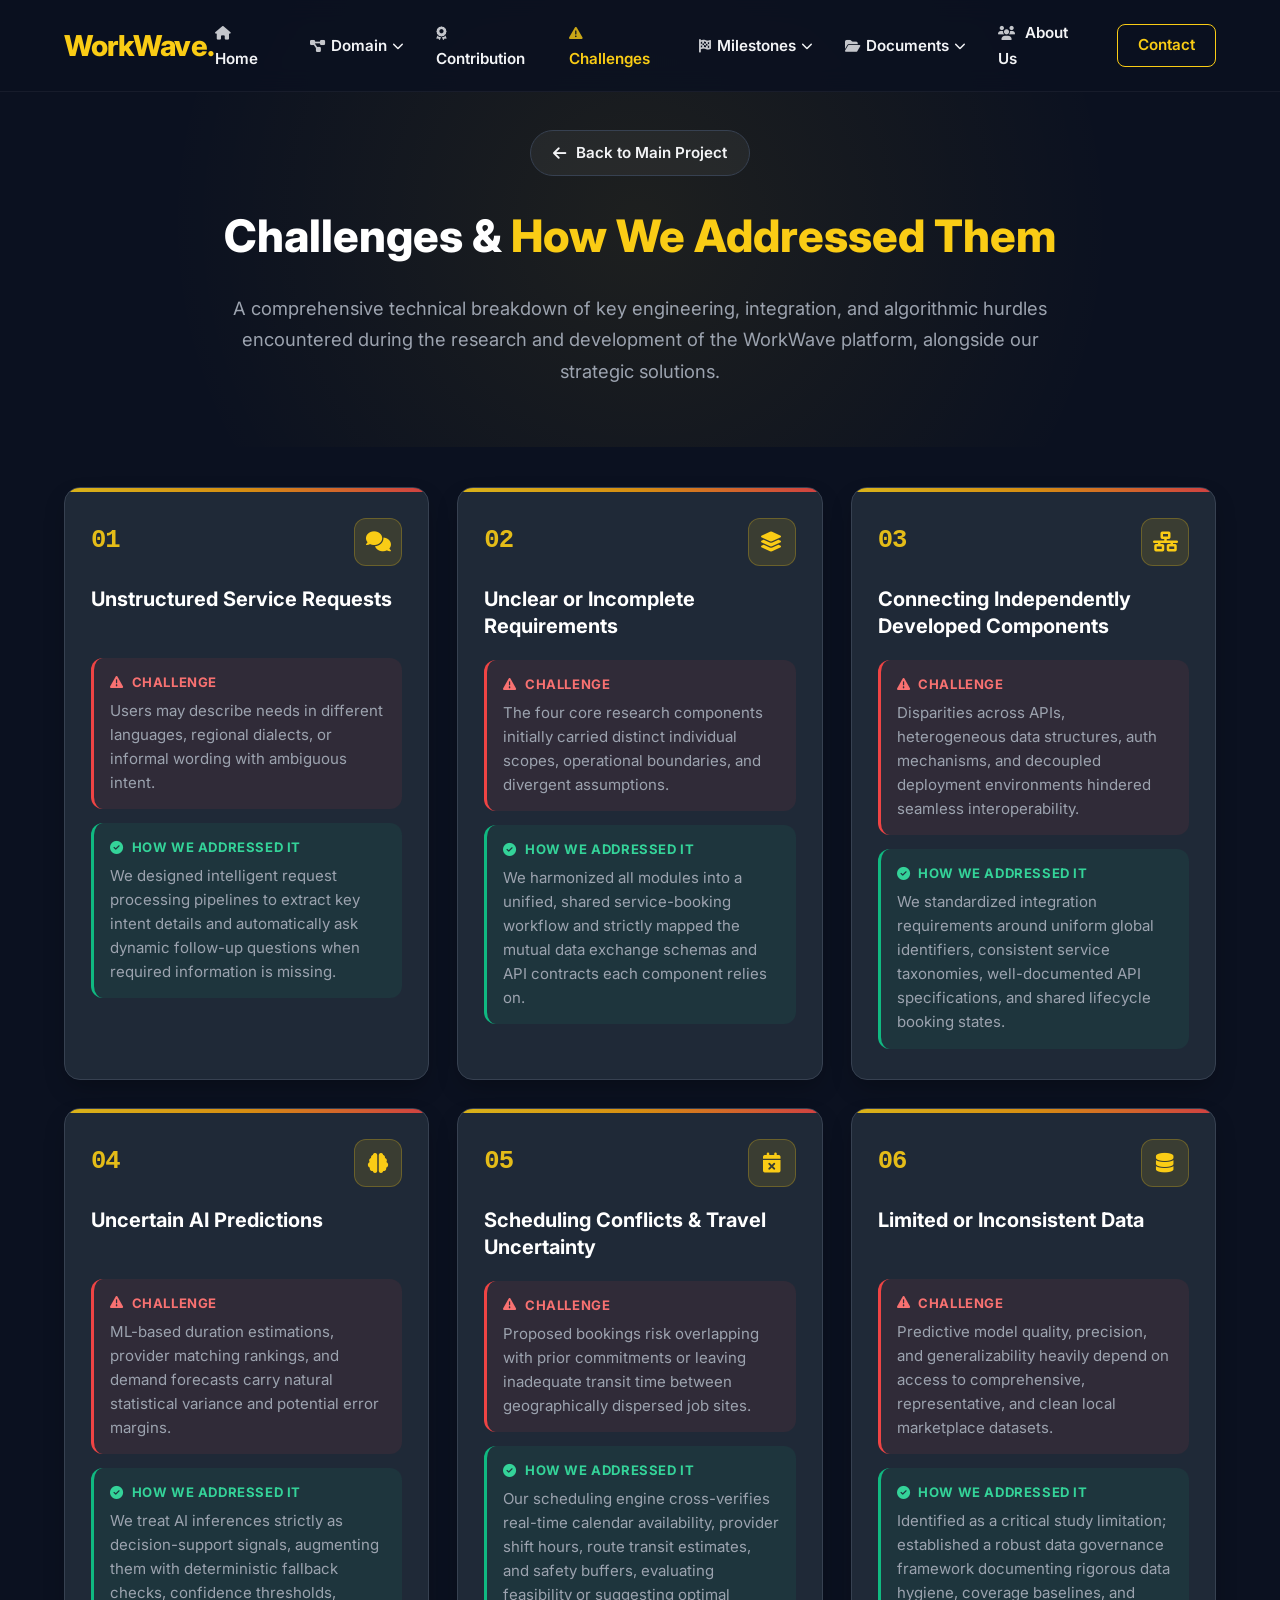
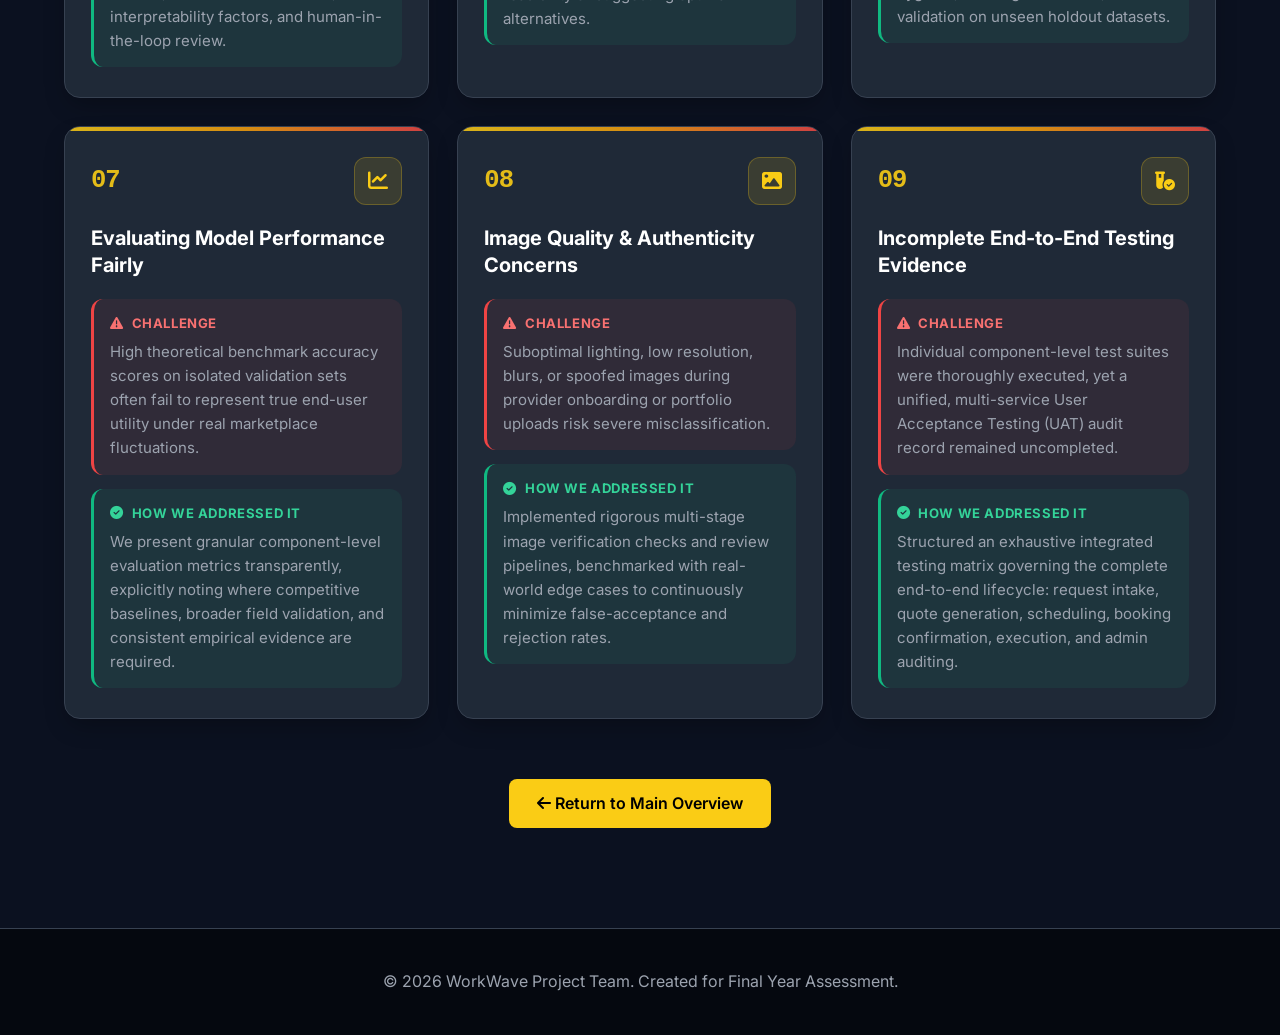
<file: challenges.html>
<!DOCTYPE html>
<html lang="en">

<head>
    <meta charset="UTF-8">
    <meta name="viewport" content="width=device-width, initial-scale=1.0">
    <title>Challenges & Solutions | WorkWave Research</title>
    <meta name="description" content="Technical, architectural, and algorithmic challenges addressed in the WorkWave project.">
    <!-- Google Fonts -->
    <link href="https://fonts.googleapis.com/css2?family=Inter:wght@300;400;600;800&display=swap" rel="stylesheet">
    <!-- Font Awesome Icons -->
    <link rel="stylesheet" href="https://cdnjs.cloudflare.com/ajax/libs/font-awesome/6.5.1/css/all.min.css">
    <link rel="stylesheet" href="css/style.css">
    <style>
        .page-header {
            padding: 130px 0 60px;
            text-align: center;
            background: radial-gradient(circle at center, rgba(250, 204, 21, 0.08) 0%, transparent 70%);
        }

        .back-nav-btn {
            display: inline-flex;
            align-items: center;
            gap: 10px;
            padding: 10px 22px;
            border-radius: 30px;
            background: rgba(255, 255, 255, 0.05);
            border: 1px solid var(--border-color);
            color: var(--text-color);
            font-size: 0.95rem;
            font-weight: 600;
            margin-bottom: 25px;
            transition: all 0.3s ease;
        }

        .back-nav-btn:hover {
            background: var(--primary-color);
            color: #0b1120;
            border-color: var(--primary-color);
            transform: translateX(-4px);
        }
    </style>
</head>

<body>
    <!-- Top Navigation Bar -->
    <header class="navbar">
        <a href="index.html" class="logo">WorkWave.</a>
        <nav>
            <ul class="nav-links">
                <li><a href="index.html#home"><i class="fa-solid fa-house nav-icon"></i> Home</a></li>
                
                <!-- Domain Dropdown -->
                <li class="nav-dropdown">
                    <a href="index.html#domain" class="dropdown-trigger">
                        <i class="fa-solid fa-diagram-project nav-icon"></i> Domain <i class="fa-solid fa-chevron-down caret-icon"></i>
                    </a>
                    <ul class="dropdown-menu">
                        <li><a href="index.html#domain"><i class="fa-solid fa-book-open"></i> Literature Survey</a></li>
                        <li><a href="index.html#domain"><i class="fa-solid fa-magnifying-glass-chart"></i> Research Gap</a></li>
                        <li><a href="index.html#domain"><i class="fa-solid fa-bullseye"></i> Research Problem</a></li>
                        <li><a href="index.html#domain"><i class="fa-solid fa-rocket"></i> Objectives</a></li>
                        <li><a href="index.html#domain"><i class="fa-solid fa-gears"></i> Methodology</a></li>
                        <li><a href="index.html#domain"><i class="fa-solid fa-lightbulb"></i> Contribution & Future Work</a></li>
                        <li class="dropdown-divider"></li>
                        <li><a href="index.html#technologies"><i class="fa-solid fa-microchip"></i> Technologies Used</a></li>
                        <li><a href="index.html#architecture"><i class="fa-solid fa-network-wired"></i> System Architecture</a></li>
                        <li><a href="index.html#procedure"><i class="fa-solid fa-timeline"></i> Study Procedure (8 Phases)</a></li>
                    </ul>
                </li>

                <!-- Contribution Direct Link -->
                <li><a href="index.html#research-contribution"><i class="fa-solid fa-award nav-icon"></i> Contribution</a></li>

                <!-- Challenges Active Link -->
                <li><a href="challenges.html" style="color: var(--primary-color);"><i class="fa-solid fa-triangle-exclamation nav-icon"></i> Challenges</a></li>

                <!-- Milestones Dropdown -->
                <li class="nav-dropdown">
                    <a href="index.html#milestones" class="dropdown-trigger">
                        <i class="fa-solid fa-flag-checkered nav-icon"></i> Milestones <i class="fa-solid fa-chevron-down caret-icon"></i>
                    </a>
                    <ul class="dropdown-menu">
                        <li><a href="index.html#ms-proposal"><i class="fa-solid fa-file-lines"></i> Project Proposal (12%)</a></li>
                        <li><a href="index.html#ms-pp1"><i class="fa-solid fa-chart-column"></i> Progress Presentation-1 (15%)</a></li>
                        <li><a href="index.html#ms-pp2"><i class="fa-solid fa-chart-line"></i> Progress Presentation-2 (18%)</a></li>
                        <li><a href="index.html#ms-final"><i class="fa-solid fa-award"></i> Final Presentation & Viva (20%)</a></li>
                    </ul>
                </li>

                <!-- Documents Dropdown -->
                <li class="nav-dropdown">
                    <a href="index.html#documents" class="dropdown-trigger">
                        <i class="fa-solid fa-folder-open nav-icon"></i> Documents <i class="fa-solid fa-chevron-down caret-icon"></i>
                    </a>
                    <ul class="dropdown-menu">
                        <li><a href="index.html#doc-charter"><i class="fa-solid fa-file-contract"></i> Project Charter</a></li>
                        <li><a href="index.html#doc-proposal"><i class="fa-solid fa-file-lines"></i> Proposal Document</a></li>
                        <li><a href="index.html#doc-checklist"><i class="fa-solid fa-list-check"></i> Checklist Documents</a></li>
                        <li><a href="index.html#doc-final"><i class="fa-solid fa-book"></i> Final Documents</a></li>
                    </ul>
                </li>

                <li><a href="index.html#about"><i class="fa-solid fa-users nav-icon"></i> About Us</a></li>
                <li><a href="index.html#contact" class="btn outline-btn">Contact</a></li>
            </ul>
        </nav>
    </header>

    <main>
        <!-- Page Header -->
        <section class="page-header">
            <div class="container">
                <a href="index.html" class="back-nav-btn">
                    <i class="fa-solid fa-arrow-left"></i> Back to Main Project
                </a>
                <h1 class="section-title" style="margin-bottom: 20px;">
                    Challenges & <span>How We Addressed Them</span>
                </h1>
                <p style="text-align: center; color: var(--text-muted); max-width: 820px; margin: 0 auto; font-size: 1.15rem; line-height: 1.7;">
                    A comprehensive technical breakdown of key engineering, integration, and algorithmic hurdles encountered during the research and development of the WorkWave platform, alongside our strategic solutions.
                </p>
            </div>
        </section>

        <!-- Challenges Grid Section -->
        <section style="padding: 20px 0 100px;">
            <div class="container">
                <div class="challenges-grid">
                    <!-- Challenge 1 -->
                    <div class="challenge-card hover-lift fade-in">
                        <div class="challenge-header">
                            <span class="challenge-num">01</span>
                            <div class="challenge-icon-box">
                                <i class="fa-solid fa-comments"></i>
                            </div>
                        </div>
                        <h3 class="challenge-title">Unstructured Service Requests</h3>
                        <div class="challenge-part challenge-problem">
                            <div class="part-label"><i class="fa-solid fa-triangle-exclamation"></i> Challenge</div>
                            <p>Users may describe needs in different languages, regional dialects, or informal wording with ambiguous intent.</p>
                        </div>
                        <div class="challenge-part challenge-solution">
                            <div class="part-label"><i class="fa-solid fa-circle-check"></i> How We Addressed It</div>
                            <p>We designed intelligent request processing pipelines to extract key intent details and automatically ask dynamic follow-up questions when required information is missing.</p>
                        </div>
                    </div>

                    <!-- Challenge 2 -->
                    <div class="challenge-card hover-lift fade-in delay-1">
                        <div class="challenge-header">
                            <span class="challenge-num">02</span>
                            <div class="challenge-icon-box">
                                <i class="fa-solid fa-layer-group"></i>
                            </div>
                        </div>
                        <h3 class="challenge-title">Unclear or Incomplete Requirements</h3>
                        <div class="challenge-part challenge-problem">
                            <div class="part-label"><i class="fa-solid fa-triangle-exclamation"></i> Challenge</div>
                            <p>The four core research components initially carried distinct individual scopes, operational boundaries, and divergent assumptions.</p>
                        </div>
                        <div class="challenge-part challenge-solution">
                            <div class="part-label"><i class="fa-solid fa-circle-check"></i> How We Addressed It</div>
                            <p>We harmonized all modules into a unified, shared service-booking workflow and strictly mapped the mutual data exchange schemas and API contracts each component relies on.</p>
                        </div>
                    </div>

                    <!-- Challenge 3 -->
                    <div class="challenge-card hover-lift fade-in delay-2">
                        <div class="challenge-header">
                            <span class="challenge-num">03</span>
                            <div class="challenge-icon-box">
                                <i class="fa-solid fa-network-wired"></i>
                            </div>
                        </div>
                        <h3 class="challenge-title">Connecting Independently Developed Components</h3>
                        <div class="challenge-part challenge-problem">
                            <div class="part-label"><i class="fa-solid fa-triangle-exclamation"></i> Challenge</div>
                            <p>Disparities across APIs, heterogeneous data structures, auth mechanisms, and decoupled deployment environments hindered seamless interoperability.</p>
                        </div>
                        <div class="challenge-part challenge-solution">
                            <div class="part-label"><i class="fa-solid fa-circle-check"></i> How We Addressed It</div>
                            <p>We standardized integration requirements around uniform global identifiers, consistent service taxonomies, well-documented API specifications, and shared lifecycle booking states.</p>
                        </div>
                    </div>

                    <!-- Challenge 4 -->
                    <div class="challenge-card hover-lift fade-in">
                        <div class="challenge-header">
                            <span class="challenge-num">04</span>
                            <div class="challenge-icon-box">
                                <i class="fa-solid fa-brain"></i>
                            </div>
                        </div>
                        <h3 class="challenge-title">Uncertain AI Predictions</h3>
                        <div class="challenge-part challenge-problem">
                            <div class="part-label"><i class="fa-solid fa-triangle-exclamation"></i> Challenge</div>
                            <p>ML-based duration estimations, provider matching rankings, and demand forecasts carry natural statistical variance and potential error margins.</p>
                        </div>
                        <div class="challenge-part challenge-solution">
                            <div class="part-label"><i class="fa-solid fa-circle-check"></i> How We Addressed It</div>
                            <p>We treat AI inferences strictly as decision-support signals, augmenting them with deterministic fallback checks, confidence thresholds, interpretability factors, and human-in-the-loop review.</p>
                        </div>
                    </div>

                    <!-- Challenge 5 -->
                    <div class="challenge-card hover-lift fade-in delay-1">
                        <div class="challenge-header">
                            <span class="challenge-num">05</span>
                            <div class="challenge-icon-box">
                                <i class="fa-solid fa-calendar-xmark"></i>
                            </div>
                        </div>
                        <h3 class="challenge-title">Scheduling Conflicts & Travel Uncertainty</h3>
                        <div class="challenge-part challenge-problem">
                            <div class="part-label"><i class="fa-solid fa-triangle-exclamation"></i> Challenge</div>
                            <p>Proposed bookings risk overlapping with prior commitments or leaving inadequate transit time between geographically dispersed job sites.</p>
                        </div>
                        <div class="challenge-part challenge-solution">
                            <div class="part-label"><i class="fa-solid fa-circle-check"></i> How We Addressed It</div>
                            <p>Our scheduling engine cross-verifies real-time calendar availability, provider shift hours, route transit estimates, and safety buffers, evaluating feasibility or suggesting optimal alternatives.</p>
                        </div>
                    </div>

                    <!-- Challenge 6 -->
                    <div class="challenge-card hover-lift fade-in delay-2">
                        <div class="challenge-header">
                            <span class="challenge-num">06</span>
                            <div class="challenge-icon-box">
                                <i class="fa-solid fa-database"></i>
                            </div>
                        </div>
                        <h3 class="challenge-title">Limited or Inconsistent Data</h3>
                        <div class="challenge-part challenge-problem">
                            <div class="part-label"><i class="fa-solid fa-triangle-exclamation"></i> Challenge</div>
                            <p>Predictive model quality, precision, and generalizability heavily depend on access to comprehensive, representative, and clean local marketplace datasets.</p>
                        </div>
                        <div class="challenge-part challenge-solution">
                            <div class="part-label"><i class="fa-solid fa-circle-check"></i> How We Addressed It</div>
                            <p>Identified as a critical study limitation; established a robust data governance framework documenting rigorous data hygiene, coverage baselines, and validation on unseen holdout datasets.</p>
                        </div>
                    </div>

                    <!-- Challenge 7 -->
                    <div class="challenge-card hover-lift fade-in">
                        <div class="challenge-header">
                            <span class="challenge-num">07</span>
                            <div class="challenge-icon-box">
                                <i class="fa-solid fa-chart-line"></i>
                            </div>
                        </div>
                        <h3 class="challenge-title">Evaluating Model Performance Fairly</h3>
                        <div class="challenge-part challenge-problem">
                            <div class="part-label"><i class="fa-solid fa-triangle-exclamation"></i> Challenge</div>
                            <p>High theoretical benchmark accuracy scores on isolated validation sets often fail to represent true end-user utility under real marketplace fluctuations.</p>
                        </div>
                        <div class="challenge-part challenge-solution">
                            <div class="part-label"><i class="fa-solid fa-circle-check"></i> How We Addressed It</div>
                            <p>We present granular component-level evaluation metrics transparently, explicitly noting where competitive baselines, broader field validation, and consistent empirical evidence are required.</p>
                        </div>
                    </div>

                    <!-- Challenge 8 -->
                    <div class="challenge-card hover-lift fade-in delay-1">
                        <div class="challenge-header">
                            <span class="challenge-num">08</span>
                            <div class="challenge-icon-box">
                                <i class="fa-solid fa-image"></i>
                            </div>
                        </div>
                        <h3 class="challenge-title">Image Quality & Authenticity Concerns</h3>
                        <div class="challenge-part challenge-problem">
                            <div class="part-label"><i class="fa-solid fa-triangle-exclamation"></i> Challenge</div>
                            <p>Suboptimal lighting, low resolution, blurs, or spoofed images during provider onboarding or portfolio uploads risk severe misclassification.</p>
                        </div>
                        <div class="challenge-part challenge-solution">
                            <div class="part-label"><i class="fa-solid fa-circle-check"></i> How We Addressed It</div>
                            <p>Implemented rigorous multi-stage image verification checks and review pipelines, benchmarked with real-world edge cases to continuously minimize false-acceptance and rejection rates.</p>
                        </div>
                    </div>

                    <!-- Challenge 9 -->
                    <div class="challenge-card hover-lift fade-in delay-2">
                        <div class="challenge-header">
                            <span class="challenge-num">09</span>
                            <div class="challenge-icon-box">
                                <i class="fa-solid fa-vial-circle-check"></i>
                            </div>
                        </div>
                        <h3 class="challenge-title">Incomplete End-to-End Testing Evidence</h3>
                        <div class="challenge-part challenge-problem">
                            <div class="part-label"><i class="fa-solid fa-triangle-exclamation"></i> Challenge</div>
                            <p>Individual component-level test suites were thoroughly executed, yet a unified, multi-service User Acceptance Testing (UAT) audit record remained uncompleted.</p>
                        </div>
                        <div class="challenge-part challenge-solution">
                            <div class="part-label"><i class="fa-solid fa-circle-check"></i> How We Addressed It</div>
                            <p>Structured an exhaustive integrated testing matrix governing the complete end-to-end lifecycle: request intake, quote generation, scheduling, booking confirmation, execution, and admin auditing.</p>
                        </div>
                    </div>
                </div>

                <div style="text-align: center; margin-top: 60px;">
                    <a href="index.html#research-contribution" class="btn primary-btn">
                        <i class="fa-solid fa-arrow-left"></i> Return to Main Overview
                    </a>
                </div>
            </div>
        </section>
    </main>



    <footer>
        <div class="container">
            <p>&copy; 2026 WorkWave Project Team. Created for Final Year Assessment.</p>
        </div>
    </footer>

    <script>
        // Theme Toggle Logic
        const themeBtn = document.getElementById('theme-toggle-btn');
        function toggleTheme() {
            document.body.classList.toggle('light-theme');
            if (document.body.classList.contains('light-theme')) {
                themeBtn.innerHTML = '<i class="fa-solid fa-moon"></i>';
                localStorage.setItem('theme', 'light');
            } else {
                themeBtn.innerHTML = '<i class="fa-solid fa-sun"></i>';
                localStorage.setItem('theme', 'dark');
            }
        }

        if (localStorage.getItem('theme') === 'light') {
            document.body.classList.add('light-theme');
            themeBtn.innerHTML = '<i class="fa-solid fa-moon"></i>';
        }
    </script>
</body>

</html>
</file>
<file: css/style.css>
:root {
    --primary-color: #FACC15; /* Vibrant Yellow */
    --primary-hover: #EAB308;
    --bg-color: #0B1120; /* Very Dark Blue / Black */
    --bg-alt: #111827; /* Slightly lighter for contrast */
    --card-bg: #1F2937;
    --text-color: #F3F4F6;
    --text-muted: #9CA3AF;
    --border-color: #374151;
    --font-family: 'Inter', sans-serif;
    --transition: all 0.3s ease-in-out;
}

* {
    margin: 0;
    padding: 0;
    box-sizing: border-box;
}

html {
    scroll-behavior: smooth;
}

body {
    font-family: var(--font-family);
    background-color: var(--bg-color);
    color: var(--text-color);
    line-height: 1.6;
    overflow-x: hidden;
}

a {
    text-decoration: none;
    color: inherit;
}

.container {
    max-width: 1200px;
    margin: 0 auto;
    padding: 0 24px;
}

.section-bg-alt {
    background-color: var(--bg-alt);
}

section {
    padding: 100px 0;
}

.section-title {
    text-align: center;
    font-size: 2.8rem;
    font-weight: 800;
    margin-bottom: 60px;
    color: #fff;
}

.section-title span {
    color: var(--primary-color);
}

/* ==================================
   Navbar
   ================================== */
.navbar {
    position: fixed;
    top: 0;
    width: 100%;
    background: rgba(11, 17, 32, 0.85);
    backdrop-filter: blur(12px);
    display: flex;
    justify-content: space-between;
    align-items: center;
    padding: 20px 5%;
    z-index: 1000;
    border-bottom: 1px solid rgba(255, 255, 255, 0.05);
}

.logo {
    font-size: 1.8rem;
    font-weight: 800;
    color: var(--primary-color);
    letter-spacing: -0.5px;
}

.nav-links {
    list-style: none;
    display: flex;
    align-items: center;
    gap: 32px;
}

.nav-links li a {
    font-size: 0.95rem;
    font-weight: 600;
    color: var(--text-color);
    transition: var(--transition);
}

.nav-links li a:hover {
    color: var(--primary-color);
}

.nav-icon {
    margin-right: 6px;
    font-size: 0.85rem;
    opacity: 0.8;
}

.caret-icon {
    font-size: 0.72rem;
    margin-left: 5px;
    transition: transform 0.3s ease;
}

/* ==================================
   Navbar Dropdowns
   ================================== */
.nav-dropdown {
    position: relative;
    padding: 10px 0;
}

.dropdown-trigger {
    display: inline-flex;
    align-items: center;
    cursor: pointer;
}

.nav-dropdown:hover .caret-icon {
    transform: rotate(180deg);
    color: var(--primary-color);
}

.dropdown-menu {
    position: absolute;
    top: 100%;
    left: 50%;
    transform: translateX(-50%) translateY(12px);
    background: rgba(17, 24, 39, 0.96);
    backdrop-filter: blur(16px);
    border: 1px solid var(--border-color);
    border-radius: 14px;
    padding: 10px 8px;
    min-width: 260px;
    list-style: none;
    box-shadow: 0 20px 40px rgba(0, 0, 0, 0.6), 0 0 15px rgba(250, 204, 21, 0.08);
    opacity: 0;
    visibility: hidden;
    pointer-events: none;
    transition: all 0.28s cubic-bezier(0.16, 1, 0.3, 1);
    z-index: 1002;
}

.dropdown-menu::before {
    content: '';
    position: absolute;
    top: -6px;
    left: 50%;
    transform: translateX(-50%) rotate(45deg);
    width: 12px;
    height: 12px;
    background: rgba(17, 24, 39, 0.96);
    border-top: 1px solid var(--border-color);
    border-left: 1px solid var(--border-color);
}

.nav-dropdown:hover .dropdown-menu {
    opacity: 1;
    visibility: visible;
    pointer-events: auto;
    transform: translateX(-50%) translateY(0);
}

.dropdown-menu li {
    margin: 3px 0;
}

.dropdown-menu li a {
    display: flex;
    align-items: center;
    gap: 12px;
    padding: 10px 14px;
    border-radius: 8px;
    font-size: 0.88rem;
    font-weight: 500;
    color: var(--text-color);
    white-space: nowrap;
    transition: all 0.2s ease;
}

.dropdown-menu li a i {
    font-size: 0.95rem;
    color: var(--primary-color);
    width: 18px;
    text-align: center;
}

.dropdown-menu li a:hover {
    background: rgba(250, 204, 21, 0.12);
    color: #fff;
    transform: translateX(4px);
}

.dropdown-divider {
    height: 1px;
    background: var(--border-color);
    margin: 6px 8px !important;
    opacity: 0.6;
}

/* Light Theme Support for Navbar Dropdowns */
body.light-theme .dropdown-menu {
    background: rgba(255, 255, 255, 0.98);
    border-color: rgba(0, 0, 0, 0.12);
    box-shadow: 0 15px 35px rgba(0, 0, 0, 0.12);
}

body.light-theme .dropdown-menu::before {
    background: rgba(255, 255, 255, 0.98);
    border-color: rgba(0, 0, 0, 0.12);
}

body.light-theme .dropdown-menu li a {
    color: #1f2937;
}

body.light-theme .dropdown-menu li a:hover {
    background: rgba(250, 204, 21, 0.18);
    color: #111827;
}

/* ==================================
   Buttons
   ================================== */
.btn {
    display: inline-block;
    padding: 12px 28px;
    border-radius: 8px;
    font-weight: 600;
    cursor: pointer;
    transition: var(--transition);
    border: none;
    text-align: center;
}

.primary-btn {
    background-color: var(--primary-color);
    color: #000 !important;
}

.primary-btn:hover {
    background-color: var(--primary-hover);
    transform: translateY(-2px);
    box-shadow: 0 10px 20px rgba(250, 204, 21, 0.15);
}

.secondary-btn {
    background-color: var(--card-bg);
    color: #fff !important;
    border: 1px solid var(--border-color);
}

.secondary-btn:hover {
    background-color: var(--border-color);
    transform: translateY(-2px);
}

.outline-btn {
    border: 1px solid var(--primary-color);
    color: var(--primary-color) !important;
    padding: 8px 20px;
}

.outline-btn:hover {
    background-color: var(--primary-color);
    color: #000 !important;
}

.drive-btn {
    display: inline-flex;
    align-items: center;
    gap: 8px;
    padding: 8px 18px;
    background: linear-gradient(135deg, var(--primary-color) 0%, #F59E0B 100%);
    color: #111 !important;
    font-weight: 600;
    font-size: 0.9rem;
    border-radius: 20px;
    text-decoration: none;
    box-shadow: 0 4px 12px rgba(250, 204, 21, 0.4);
    transition: all 0.3s ease;
    border: none;
    margin-top: 5px;
}

.drive-btn:hover {
    transform: translateY(-3px) scale(1.02);
    box-shadow: 0 8px 25px rgba(250, 204, 21, 0.6);
}

/* ==================================
   Hero Section
   ================================== */
.hero {
    min-height: 100vh;
    display: flex;
    align-items: center;
    background: radial-gradient(circle at center, #1F2937 0%, #0B1120 70%);
    padding-top: 100px; /* Offset for navbar */
    padding-bottom: 60px;
    position: relative;
}

/* Animations for hero text */
@keyframes fadeInUp {
    from {
        opacity: 0;
        transform: translateY(30px);
    }
    to {
        opacity: 1;
        transform: translateY(0);
    }
}

.fade-in {
    opacity: 0;
    animation: fadeInUp 1s cubic-bezier(0.165, 0.84, 0.44, 1) forwards;
}

.delay-1 {
    animation-delay: 0.3s;
}

.delay-2 {
    animation-delay: 0.6s;
}

.delay-3 {
    animation-delay: 0.9s;
}

.hero-content {
    display: grid;
    grid-template-columns: 1fr 1fr;
    gap: 50px;
    align-items: center;
}

.hero-text-box {
    text-align: left;
}

.hero h1 {
    font-size: 4.5rem;
    font-weight: 800;
    color: var(--primary-color);
    letter-spacing: -2px;
    margin-bottom: 5px;
}

.hero h2 {
    font-size: 1.8rem;
    font-weight: 400;
    color: var(--text-color);
    margin-bottom: 25px;
}

.hero p {
    font-size: 1.1rem;
    color: var(--text-muted);
    margin-bottom: 30px;
}

.hero-buttons {
    display: flex;
    gap: 15px;
}

.toc-box {
    background: linear-gradient(145deg, rgba(255, 255, 255, 0.04) 0%, rgba(250, 204, 21, 0.03) 100%);
    padding: 28px 32px;
    border-radius: 18px;
    margin-bottom: 35px;
    border: 1px solid rgba(250, 204, 21, 0.15);
    position: relative;
    overflow: hidden;
    backdrop-filter: blur(10px);
    transition: all 0.4s ease;
}

.toc-box::before {
    content: '';
    position: absolute;
    top: 0; left: 0; width: 4px; height: 100%;
    background: linear-gradient(180deg, var(--primary-color) 0%, #F59E0B 50%, #8B5CF6 100%);
    border-radius: 4px 0 0 4px;
}

.toc-box::after {
    content: '';
    position: absolute;
    top: -50%;
    right: -20%;
    width: 300px;
    height: 300px;
    background: radial-gradient(circle, rgba(250, 204, 21, 0.08) 0%, transparent 70%);
    pointer-events: none;
}

.toc-box:hover {
    border-color: rgba(250, 204, 21, 0.3);
    transform: translateY(-3px);
    box-shadow: 0 15px 40px rgba(250, 204, 21, 0.1);
}

.toc-box h3 {
    color: var(--text-muted);
    font-size: 0.78rem;
    text-transform: uppercase;
    letter-spacing: 2.5px;
    margin-bottom: 24px;
    font-weight: 700;
    display: flex;
    align-items: center;
    position: relative;
    z-index: 1;
}

.toc-list {
    list-style: none;
    display: flex;
    flex-direction: column;
    gap: 12px;
    position: relative;
    z-index: 1;
}

.toc-link-icon {
    font-size: 0.95rem;
    color: var(--text-muted);
    margin-right: 4px;
    transition: all 0.4s cubic-bezier(0.165, 0.84, 0.44, 1);
}

.toc-list li a {
    color: var(--text-color);
    font-size: 1.05rem;
    font-weight: 500;
    display: flex;
    align-items: center;
    gap: 14px;
    transition: all 0.4s cubic-bezier(0.165, 0.84, 0.44, 1);
    text-decoration: none;
    opacity: 0.75;
    padding: 10px 14px;
    border-radius: 10px;
    background: rgba(255, 255, 255, 0.01);
}

.toc-list li a::before {
    content: '';
    display: block;
    width: 24px;
    height: 1.5px;
    background: var(--text-muted);
    transition: all 0.4s cubic-bezier(0.165, 0.84, 0.44, 1);
    border-radius: 2px;
    opacity: 0.5;
}

.toc-list li a:hover {
    color: var(--primary-color);
    opacity: 1;
    transform: translateX(8px);
    background: rgba(250, 204, 21, 0.08);
    box-shadow: inset 0 0 0 1px rgba(250, 204, 21, 0.15);
}

.toc-list li a:hover::before {
    width: 44px;
    background: var(--primary-color);
    opacity: 1;
    box-shadow: 0 0 8px rgba(250, 204, 21, 0.5);
}

.toc-list li a:hover .toc-link-icon {
    color: var(--primary-color);
    transform: scale(1.2);
}

.hero-graphic {
    text-align: center;
}

/* ==================================
   Grid & Cards (Domain & About)
   ================================== */
.grid-container {
    display: grid;
    grid-template-columns: repeat(auto-fit, minmax(450px, 1fr));
    gap: 30px;
}

.card, .profile-card {
    background: var(--card-bg);
    padding: 40px 30px;
    border-radius: 16px;
    border: 1px solid var(--border-color);
    transition: var(--transition);
}

.hover-lift:hover {
    transform: translateY(-8px);
    border-color: var(--primary-color);
    box-shadow: 0 20px 40px rgba(0, 0, 0, 0.4);
}

.card-icon {
    font-size: 2.5rem;
    margin-bottom: 20px;
}

.card h3, .profile-card h3 {
    color: #fff;
    font-size: 1.4rem;
    margin-bottom: 15px;
}

.card p {
    color: var(--text-muted);
    font-size: 1rem;
}

.styled-list {
    list-style-position: inside;
    color: var(--text-muted);
    line-height: 1.8;
}

/* Tags */
.tech-tags {
    display: flex;
    flex-wrap: wrap;
    gap: 10px;
    margin-top: 15px;
}

.tech-tags span {
    background: rgba(250, 204, 21, 0.1);
    color: var(--primary-color);
    padding: 6px 14px;
    border-radius: 20px;
    font-size: 0.85rem;
    font-weight: 600;
    border: 1px solid rgba(250, 204, 21, 0.2);
}

/* ==================================
   Timeline (Milestones)
   ================================== */
.timeline {
    position: relative;
    max-width: 800px;
    margin: 0 auto;
}

.timeline::before {
    content: '';
    position: absolute;
    width: 2px;
    background-color: var(--border-color);
    top: 0;
    bottom: 0;
    left: 24px;
}

.timeline-item {
    position: relative;
    padding-left: 70px;
    margin-bottom: 40px;
}

.timeline-item:last-child {
    margin-bottom: 0;
}

.timeline-dot {
    position: absolute;
    width: 20px;
    height: 20px;
    border-radius: 50%;
    left: 15px;
    top: 0;
    background-color: var(--bg-color);
    border: 4px solid var(--border-color);
    z-index: 2;
}

.timeline-dot.completed {
    border-color: #10B981; /* Green */
    background-color: #10B981;
    box-shadow: 0 0 15px rgba(16, 185, 129, 0.4);
}

.timeline-dot.pending {
    border-color: var(--primary-color);
    background-color: var(--bg-color);
}

.timeline-content {
    background: var(--card-bg);
    padding: 30px;
    border-radius: 12px;
    border: 1px solid var(--border-color);
}

.border-highlight {
    border-left: 4px solid var(--primary-color);
}

.timeline-content h3 {
    color: #fff;
    margin-bottom: 10px;
    font-size: 1.3rem;
}

.status-badge {
    display: inline-block;
    padding: 4px 10px;
    border-radius: 4px;
    font-size: 0.8rem;
    font-weight: 600;
    margin-bottom: 15px;
}

.status-badge.success {
    background: rgba(16, 185, 129, 0.1);
    color: #10B981;
}

.status-badge.warning {
    background: rgba(250, 204, 21, 0.1);
    color: var(--primary-color);
}

/* ==================================
   Documents & Presentations
   ================================== */
.flex-container {
    display: flex;
    flex-wrap: wrap;
    gap: 24px;
    justify-content: center;
}

.resource-btn, .presentation-card {
    background: var(--card-bg);
    padding: 20px 30px;
    border-radius: 12px;
    display: flex;
    align-items: center;
    gap: 15px;
    border: 1px solid var(--border-color);
    min-width: 260px;
    color: #fff;
}

.highlight-btn {
    border-color: var(--primary-color);
    background: rgba(250, 204, 21, 0.05);
}

.resource-btn .icon, .pres-icon {
    font-size: 2rem;
}

.resource-btn .text, .presentation-card h3 {
    font-weight: 600;
    font-size: 1.1rem;
}

/* ==================================
   About Us
   ================================== */
.about-grid {
    grid-template-columns: repeat(auto-fit, minmax(250px, 1fr));
    gap: 30px;
    margin-bottom: 60px;
}

.profile-card {
    text-align: center;
    background: var(--card-bg);
    border: 1px solid var(--border-color);
    border-radius: 16px;
    padding: 40px 20px;
    box-shadow: 0 4px 15px rgba(0,0,0,0.05);
    transition: transform 0.3s ease, box-shadow 0.3s ease;
}

.profile-card:hover {
    box-shadow: 0 10px 30px rgba(0,0,0,0.1);
}

.avatar {
    width: 140px;
    height: 140px;
    background: var(--bg-color);
    border-radius: 50%;
    display: flex;
    align-items: center;
    justify-content: center;
    margin: 0 auto 20px;
    border: 3px solid var(--border-color);
    overflow: hidden;
    transition: border-color 0.3s ease;
}

.avatar img {
    width: 100%;
    height: 100%;
    object-fit: cover;
}

.avatar i {
    font-size: 3.5rem;
    color: var(--text-muted);
    transition: color 0.3s ease;
}

.profile-card:hover .avatar {
    border-color: var(--primary-color);
}

.profile-card:hover .avatar i {
    color: var(--primary-color);
}

.profile-card .role {
    color: var(--primary-color);
    font-size: 0.95rem;
    font-weight: 600;
}

.profile-socials {
    display: flex;
    justify-content: center;
    gap: 14px;
    margin-top: 18px;
}

.social-link {
    display: flex;
    align-items: center;
    justify-content: center;
    width: 42px;
    height: 42px;
    border-radius: 50%;
    background: var(--bg-color);
    color: var(--text-muted);
    border: 1.5px solid var(--border-color);
    font-size: 1rem;
    transition: all 0.35s cubic-bezier(0.165, 0.84, 0.44, 1);
    text-decoration: none;
}

.social-link:hover {
    transform: translateY(-4px) scale(1.08);
    border-color: var(--primary-color);
    color: #000;
    background: linear-gradient(135deg, var(--primary-color) 0%, #F59E0B 100%);
    box-shadow: 0 8px 20px rgba(250, 204, 21, 0.35);
}

.social-link:hover .fa-github {
    color: #000;
}

.social-link:hover .fa-linkedin-in {
    color: #000;
}

/* ===== Supervisor & Co-Supervisor Subsection ===== */
.supervisor-section {
    margin-top: 50px;
    margin-bottom: 40px;
    padding: 40px 30px 35px;
    background: linear-gradient(145deg, rgba(250, 204, 21, 0.04) 0%, rgba(245, 158, 11, 0.03) 50%, transparent 100%);
    border: 1px solid rgba(250, 204, 21, 0.15);
    border-radius: 20px;
    position: relative;
}

.supervisor-heading {
    text-align: center;
    font-size: 1.5rem;
    font-weight: 700;
    color: var(--text-color);
    margin-bottom: 35px;
    display: flex;
    align-items: center;
    justify-content: center;
    gap: 12px;
    position: relative;
    padding-bottom: 18px;
}

.supervisor-heading::after {
    content: '';
    position: absolute;
    bottom: 0;
    left: 50%;
    transform: translateX(-50%);
    width: 80px;
    height: 3px;
    background: linear-gradient(90deg, var(--primary-color), #F59E0B);
    border-radius: 3px;
}

.supervisor-heading i {
    color: var(--primary-color);
    font-size: 1.4rem;
}

.supervisor-grid {
    display: grid;
    grid-template-columns: repeat(2, 1fr);
    gap: 30px;
    max-width: 700px;
    margin: 0 auto;
}

.supervisor-card {
    position: relative;
    border: 1.5px solid rgba(250, 204, 21, 0.3) !important;
    overflow: visible;
}

.supervisor-card:hover {
    border-color: rgba(250, 204, 21, 0.6) !important;
    box-shadow: 0 12px 35px rgba(250, 204, 21, 0.12) !important;
}

.supervisor-badge {
    position: absolute;
    top: -12px;
    left: 50%;
    transform: translateX(-50%);
    background: linear-gradient(135deg, var(--primary-color) 0%, #F59E0B 100%);
    color: #000;
    font-size: 0.75rem;
    font-weight: 700;
    padding: 5px 18px;
    border-radius: 20px;
    letter-spacing: 0.5px;
    text-transform: uppercase;
    white-space: nowrap;
    box-shadow: 0 4px 12px rgba(250, 204, 21, 0.3);
    z-index: 2;
}

.supervisor-badge.co-badge {
    background: linear-gradient(135deg, #60A5FA 0%, #818CF8 100%);
    color: #fff;
    box-shadow: 0 4px 12px rgba(96, 165, 250, 0.3);
}

/* Responsive: stack on mobile */
@media (max-width: 600px) {
    .supervisor-grid {
        grid-template-columns: 1fr;
        max-width: 320px;
    }
    
    .supervisor-section {
        padding: 35px 15px 30px;
    }
}

.achievements-box {
    background: linear-gradient(135deg, rgba(250, 204, 21, 0.1) 0%, rgba(11, 17, 32, 0) 100%);
    border: 1px solid rgba(250, 204, 21, 0.3);
    border-radius: 16px;
    padding: 40px;
    display: flex;
    align-items: center;
    gap: 30px;
}

.achieve-icon {
    font-size: 4rem;
    line-height: 1;
}

.achieve-icon i {
    background: linear-gradient(135deg, var(--primary-color) 0%, #F59E0B 100%);
    -webkit-background-clip: text;
    background-clip: text;
    -webkit-text-fill-color: transparent;
}

.achieve-content h3 {
    color: var(--primary-color);
    margin-bottom: 10px;
    font-size: 1.5rem;
}

.achieve-content p {
    color: #fff;
    font-size: 1.1rem;
    line-height: 1.8;
}

/* ==================================
   Contact Us
   ================================== */
.contact-wrapper {
    display: grid;
    grid-template-columns: 1fr 1.5fr;
    gap: 60px;
    background: var(--card-bg);
    padding: 60px;
    border-radius: 20px;
    border: 1px solid var(--border-color);
}

.contact-info h3 {
    font-size: 2rem;
    margin-bottom: 20px;
    color: #fff;
}

.contact-info p {
    color: var(--text-muted);
    margin-bottom: 30px;
}

.info-item {
    display: flex;
    align-items: center;
    gap: 15px;
    margin-bottom: 20px;
    color: #fff;
    font-size: 1.1rem;
}

.info-item .icon {
    background: rgba(255, 255, 255, 0.05);
    padding: 12px;
    border-radius: 10px;
    color: var(--primary-color);
    display: flex;
    align-items: center;
    justify-content: center;
    min-width: 44px;
    font-size: 1rem;
}

.contact-form {
    display: flex;
    flex-direction: column;
    gap: 20px;
}

.form-group input, .form-group textarea {
    width: 100%;
    padding: 18px;
    border-radius: 8px;
    border: 1px solid var(--border-color);
    background: var(--bg-color);
    color: #fff;
    font-family: inherit;
    font-size: 1rem;
    transition: var(--transition);
}

.form-group input:focus, .form-group textarea:focus {
    outline: none;
    border-color: var(--primary-color);
    box-shadow: 0 0 0 3px rgba(250, 204, 21, 0.1);
}

.submit-btn {
    width: 100%;
    padding: 16px;
    font-size: 1.1rem;
}

/* ==================================
   Footer
   ================================== */
footer {
    background: #05080F;
    text-align: center;
    padding: 40px 0;
    color: var(--text-muted);
    border-top: 1px solid var(--border-color);
}

/* ==================================
   Animations
   ================================== */
@keyframes fadeIn {
    from {
        opacity: 0;
        transform: translateY(20px);
    }
    to {
        opacity: 1;
        transform: translateY(0);
    }
}

.fade-in {
    animation: fadeIn 1s cubic-bezier(0.4, 0, 0.2, 1) forwards;
    opacity: 0;
}

.delay-1 { animation-delay: 0.2s; }
.delay-2 { animation-delay: 0.4s; }
.delay-3 { animation-delay: 0.6s; }

/* ==================================
   Responsive Design
   ================================== */
@media (max-width: 992px) {
    .contact-wrapper {
        grid-template-columns: 1fr;
    }
    .hero-content {
        grid-template-columns: 1fr;
        text-align: center;
    }
    .hero-text-box {
        text-align: center;
    }
    .hero-buttons {
        justify-content: center;
    }
    .toc-box {
        text-align: left;
    }
    .hero h1 {
        font-size: 4rem;
    }
}

@media (max-width: 768px) {
    .nav-links {
        display: none; /* Hide on mobile for simplicity */
    }
    .hero h1 {
        font-size: 3rem;
    }
    .hero h2 {
        font-size: 1.5rem;
    }
    .section-title {
        font-size: 2.2rem;
    }
    .achievements-box {
        flex-direction: column;
        text-align: center;
    }
}

/* ==================================
   Domain Image Styling
   ================================== */
.domain-image-wrapper {
    text-align: center;
    margin-bottom: 20px;
}

.domain-image-container {
    position: relative;
    display: inline-block;
    max-width: 950px;
    width: 100%;
    margin: 0 auto;
    padding: 16px;
    border-radius: 26px;
    background: linear-gradient(145deg, rgba(31, 41, 55, 0.6) 0%, rgba(15, 23, 42, 0.85) 100%);
    box-shadow: 
        inset 2px 2px 5px rgba(255, 255, 255, 0.12),
        inset -3px -3px 7px rgba(0, 0, 0, 0.8),
        0 20px 45px rgba(0, 0, 0, 0.6);
    border: 1px solid rgba(255, 255, 255, 0.08);
}

.domain-image-glow {
    position: absolute;
    top: -15px;
    left: -15px;
    right: -15px;
    bottom: -15px;
    background: radial-gradient(circle at 50% 50%, rgba(250, 204, 21, 0.18) 0%, rgba(59, 130, 246, 0.12) 45%, transparent 75%);
    border-radius: 36px;
    z-index: 0;
    filter: blur(28px);
    opacity: 0.7;
    animation: pulseGlow 4s ease-in-out infinite;
    pointer-events: none;
}

@keyframes pulseGlow {
    0%, 100% {
        opacity: 0.5;
        transform: scale(0.99);
    }
    50% {
        opacity: 0.85;
        transform: scale(1.02);
    }
}

.domain-image {
    position: relative;
    z-index: 1;
    width: 100%;
    max-width: 920px;
    height: auto;
    display: block;
    border-radius: 18px;
    /* Rich Embossed Bevel & Layered Neumorphic Shadows */
    border-top: 2px solid rgba(255, 255, 255, 0.28);
    border-left: 2px solid rgba(255, 255, 255, 0.2);
    border-right: 2px solid rgba(0, 0, 0, 0.75);
    border-bottom: 2px solid rgba(0, 0, 0, 0.85);
    box-shadow: 
        8px 12px 28px rgba(0, 0, 0, 0.65),
        -6px -6px 20px rgba(255, 255, 255, 0.04),
        0 0 0 1px rgba(250, 204, 21, 0.15);
    transition: all 0.4s cubic-bezier(0.165, 0.84, 0.44, 1);
    background: #0d131f;
}

.domain-image:hover {
    transform: translateY(-6px) scale(1.01);
    box-shadow: 
        12px 18px 38px rgba(0, 0, 0, 0.75),
        -8px -8px 24px rgba(250, 204, 21, 0.08),
        0 0 35px rgba(250, 204, 21, 0.25);
    border-top-color: rgba(250, 204, 21, 0.5);
    border-left-color: rgba(250, 204, 21, 0.4);
}

/* Embossed Architecture Showcase Presentation */
.architecture-showcase-container {
    position: relative;
    display: inline-block;
    max-width: 1100px;
    width: 100%;
    margin: 0 auto;
    padding: 18px;
    border-radius: 26px;
    background: linear-gradient(145deg, rgba(31, 41, 55, 0.65) 0%, rgba(15, 23, 42, 0.9) 100%);
    box-shadow: 
        inset 2px 2px 6px rgba(255, 255, 255, 0.12),
        inset -3px -3px 8px rgba(0, 0, 0, 0.85),
        0 25px 50px rgba(0, 0, 0, 0.65);
    border: 1px solid rgba(255, 255, 255, 0.08);
}

.architecture-showcase-img {
    width: 100%;
    height: auto;
    display: block;
    border-radius: 18px;
    /* Embossed Beveled Edges */
    border-top: 2px solid rgba(255, 255, 255, 0.3);
    border-left: 2px solid rgba(255, 255, 255, 0.22);
    border-right: 2px solid rgba(0, 0, 0, 0.8);
    border-bottom: 2px solid rgba(0, 0, 0, 0.9);
    box-shadow: 
        9px 14px 32px rgba(0, 0, 0, 0.7),
        -7px -7px 22px rgba(255, 255, 255, 0.04),
        0 0 0 1px rgba(250, 204, 21, 0.15);
    cursor: pointer;
    transition: all 0.4s cubic-bezier(0.165, 0.84, 0.44, 1);
    background: #0d131f;
}

.architecture-showcase-img:hover {
    transform: translateY(-6px) scale(1.01);
    box-shadow: 
        14px 20px 42px rgba(0, 0, 0, 0.8),
        -8px -8px 25px rgba(250, 204, 21, 0.08),
        0 0 40px rgba(250, 204, 21, 0.25);
    border-top-color: rgba(250, 204, 21, 0.55);
    border-left-color: rgba(250, 204, 21, 0.45);
}

/* Light theme overrides for embossed frames */
body.light-theme .domain-image-container,
body.light-theme .architecture-showcase-container {
    background: linear-gradient(145deg, #ffffff 0%, #eef2f6 100%);
    box-shadow: 
        inset 2px 2px 5px rgba(255, 255, 255, 0.9),
        inset -3px -3px 6px rgba(0, 0, 0, 0.12),
        0 15px 35px rgba(0, 0, 0, 0.08);
    border: 1px solid rgba(0, 0, 0, 0.06);
}

body.light-theme .domain-image,
body.light-theme .architecture-showcase-img {
    border-top: 2px solid rgba(255, 255, 255, 0.9);
    border-left: 2px solid rgba(255, 255, 255, 0.8);
    border-right: 2px solid rgba(0, 0, 0, 0.15);
    border-bottom: 2px solid rgba(0, 0, 0, 0.2);
    box-shadow: 
        6px 10px 24px rgba(0, 0, 0, 0.1),
        -4px -4px 15px rgba(255, 255, 255, 0.8);
}

.domain-image-caption {
    margin-top: 25px;
    color: var(--text-muted);
    font-size: 0.95rem;
    font-weight: 500;
    letter-spacing: 0.5px;
    font-style: italic;
    position: relative;
    display: inline-block;
    padding: 0 30px;
}

.domain-image-caption::before,
.domain-image-caption::after {
    content: '';
    position: absolute;
    top: 50%;
    width: 20px;
    height: 1px;
    background: var(--primary-color);
    opacity: 0.5;
}

.domain-image-caption::before {
    left: 0;
}

.domain-image-caption::after {
    right: 0;
}

@media (max-width: 768px) {
    .domain-image-container {
        max-width: 100%;
    }
    .domain-image {
        border-radius: 16px;
    }
    .domain-image-glow {
        top: -10px;
        left: -10px;
        right: -10px;
        bottom: -10px;
        filter: blur(20px);
    }
    .domain-image-caption {
        font-size: 0.85rem;
        padding: 0 20px;
    }
}

/* ==================================
   Tabs Layout (Domain Section)
   ================================== */
.tabs-container {
    display: flex;
    flex-direction: column;
    gap: 30px;
}
@media (min-width: 992px) {
    .tabs-container {
        flex-direction: row;
        align-items: flex-start;
    }
}
.tabs-sidebar {
    display: flex;
    flex-direction: column;
    gap: 10px;
    flex: 0 0 320px;
}
@media (max-width: 991px) {
    .tabs-sidebar {
        flex-direction: row;
        overflow-x: auto;
        padding-bottom: 10px;
    }
    .tabs-sidebar::-webkit-scrollbar {
        height: 6px;
    }
    .tabs-sidebar::-webkit-scrollbar-thumb {
        background: var(--primary-color);
        border-radius: 10px;
    }
    .tab-btn {
        flex: 0 0 auto;
        white-space: nowrap;
    }
}
.tab-btn {
    background: var(--card-bg);
    border: 1px solid var(--border-color);
    padding: 18px 24px;
    border-radius: 12px;
    color: var(--text-color);
    font-size: 1.1rem;
    font-weight: 600;
    text-align: left;
    cursor: pointer;
    transition: all 0.3s ease;
    display: flex;
    align-items: center;
    gap: 15px;
}
.tab-btn:hover {
    background: rgba(255, 255, 255, 0.05);
    border-color: rgba(255,255,255,0.2);
}
.tab-btn.active {
    background: rgba(250, 204, 21, 0.1);
    border-color: var(--primary-color);
    color: var(--primary-color);
}
.tab-icon {
    font-size: 1.2rem;
    width: 30px;
    display: inline-flex;
    align-items: center;
    justify-content: center;
    color: inherit;
}
.tabs-content {
    flex: 1;
    min-width: 0;
}
.tab-pane {
    display: none;
    opacity: 0;
    transition: opacity 0.4s ease;
}
.tab-pane.active {
    opacity: 1;
}


/* ==================================
   Background Particles Animation
   ================================== */
.particle {
    position: fixed;
    top: -50px;
    z-index: 0;
    pointer-events: none;
    animation: fall linear forwards;
    text-shadow: 0 0 10px rgba(255,255,255,0.5);
}

@keyframes fall {
    to {
        transform: translateY(110vh) rotate(360deg);
    }
}


/* ==================================
   Technologies Grid Cards
   ================================== */
.tech-card {
    background: rgba(255, 255, 255, 0.03);
    border: 1px solid rgba(255, 255, 255, 0.1);
    border-radius: 12px;
    padding: 20px 15px;
    text-align: center;
    transition: transform 0.3s ease, background 0.3s ease;
    display: flex;
    flex-direction: column;
    align-items: center;
    justify-content: center;
    gap: 8px;
}
.tech-card:hover {
    transform: translateY(-5px);
    background: rgba(255, 255, 255, 0.08);
    border-color: var(--primary-color);
}
.tech-icon {
    font-size: 2rem;
    margin-bottom: 5px;
}
.tech-name {
    font-weight: bold;
    font-size: 1rem;
    color: var(--text-color);
}
.tech-cat {
    font-size: 0.8rem;
    color: var(--text-muted);
}


/* ==================================
   Timeline Layout (Milestones)
   ================================== */
.timeline {
    position: relative;
    max-width: 800px;
    margin: 0 auto;
    padding: 20px 0;
}
.timeline::before {
    content: "";
    position: absolute;
    top: 0;
    left: 20px;
    height: 100%;
    width: 4px;
    background: rgba(250, 204, 21, 0.2);
    border-radius: 2px;
}
@media (min-width: 768px) {
    .timeline::before {
        left: 50%;
        transform: translateX(-50%);
    }
}
.timeline-item {
    position: relative;
    margin-bottom: 40px;
    padding-left: 60px;
}
@media (min-width: 768px) {
    .timeline-item {
        width: 50%;
        padding-left: 0;
        padding-right: 40px;
    }
    .timeline-item:nth-child(even) {
        margin-left: 50%;
        padding-left: 40px;
        padding-right: 0;
    }
}
.timeline-dot {
    position: absolute;
    top: 0;
    left: 14px;
    width: 16px;
    height: 16px;
    background: var(--primary-color);
    border-radius: 50%;
    box-shadow: 0 0 10px var(--primary-color);
}
@media (min-width: 768px) {
    .timeline-dot {
        left: 100%;
        transform: translateX(-50%);
    }
    .timeline-item:nth-child(even) .timeline-dot {
        left: 0;
        transform: translateX(-50%);
    }
}
.timeline-date {
    font-weight: bold;
    color: var(--primary-color);
    margin-bottom: 10px;
}
@media (min-width: 768px) {
    .timeline-item:nth-child(odd) .timeline-date {
        text-align: right;
    }
}
.timeline-content {
    background: var(--card-bg);
    border: 1px solid var(--border-color);
    border-radius: 12px;
    padding: 20px;
}


/* ==================================
   Light Theme Overrides
   ================================== */
body.light-theme {
    --bg-color: #F9FAFB;
    --bg-alt: #F3F4F6;
    --card-bg: #FFFFFF;
    --text-color: #111827;
    --text-muted: #4B5563;
    --border-color: #E5E7EB;
}
body.light-theme .hero-content h1 {
    text-shadow: none;
}
body.light-theme .card {
    box-shadow: 0 4px 15px rgba(0,0,0,0.05);
}
body.light-theme .card-icon {
    box-shadow: 0 4px 10px rgba(0,0,0,0.1);
}
body.light-theme .timeline::before {
    background: rgba(250, 204, 21, 0.6);
}
body.light-theme .tech-card {
    background: rgba(0, 0, 0, 0.03);
    border: 1px solid rgba(0, 0, 0, 0.1);
}
body.light-theme .tech-card:hover {
    background: rgba(0, 0, 0, 0.05);
    border-color: var(--primary-color);
}
.invert-dark {
    filter: invert(1);
}
body.light-theme .invert-dark {
    filter: none;
}

body.light-theme .hero {
    background: radial-gradient(circle at center, #FFFFFF 0%, var(--bg-alt) 100%);
}

body.light-theme .toc-box {
    background: linear-gradient(145deg, rgba(0, 0, 0, 0.03) 0%, rgba(0, 0, 0, 0.01) 100%);
    border: 1px solid rgba(0, 0, 0, 0.05);
}

/* ==================================

   Study Procedure (Circular Layout)

   ================================== */

.procedure-container {

    display: flex;

    justify-content: center;

    align-items: center;

    min-height: 600px;

    position: relative;

    padding: 40px 0;

}



.circle-wrapper {

    position: relative;

    width: 600px;

    height: 600px;

    border-radius: 50%;

    border: 2px dashed rgba(250, 204, 21, 0.3);

    display: flex;

    justify-content: center;

    align-items: center;

}



.circle-wrapper::before {

    content: '';

    position: absolute;

    width: 100%;

    height: 100%;

    border-radius: 50%;

    background: radial-gradient(circle, rgba(250,204,21,0.05) 0%, transparent 70%);

    z-index: 1;

}



.center-content {

    position: absolute;

    width: 350px;

    height: 350px;

    background: var(--card-bg);

    border-radius: 50%;

    z-index: 10;

    display: flex;

    flex-direction: column;

    justify-content: center;

    align-items: center;

    text-align: center;

    padding: 45px;

    box-shadow: 0 0 40px rgba(0,0,0,0.6), inset 0 0 20px rgba(250, 204, 21, 0.1);

    border: 2px solid rgba(250, 204, 21, 0.5);

    transition: opacity 0.2s ease-in-out;

}



@keyframes centerPulse {

    0% { transform: scale(1); box-shadow: 0 0 40px rgba(0,0,0,0.6); }

    50% { transform: scale(1.05); box-shadow: 0 0 60px rgba(250, 204, 21, 0.4); border-color: var(--primary-color); }

    100% { transform: scale(1); box-shadow: 0 0 40px rgba(0,0,0,0.6); }

}



.center-content.pulse {

    animation: centerPulse 0.5s ease-out;

}



.center-content h3 {

    color: var(--primary-color);

    margin-bottom: 15px;

    font-size: 1.5rem;

}



.center-content p {

    font-size: 1.05rem;

    color: var(--text-color);

    line-height: 1.6;

}



.proc-node {

    position: absolute;

    width: 90px;

    height: 90px;

    background: var(--bg-alt);

    border: 2px solid var(--border-color);

    border-radius: 50%;

    display: flex;

    flex-direction: column;

    justify-content: center;

    align-items: center;

    cursor: pointer;

    transition: all 0.4s cubic-bezier(0.175, 0.885, 0.32, 1.275);

    z-index: 20;

    

    /* Starting from top (270deg) with 8 items (360 / 8 = 45deg) */
    transform: rotate(calc(270deg + (45deg * var(--i)))) translate(300px) rotate(calc(-270deg - (45deg * var(--i))));
}

.proc-node:hover, .proc-node.active {
    background: var(--card-bg);
    border-color: var(--primary-color);
    transform: rotate(calc(270deg + (45deg * var(--i)))) translate(300px) rotate(calc(-270deg - (45deg * var(--i)))) scale(1.18);
    box-shadow: 0 10px 28px rgba(250, 204, 21, 0.45);
}

.proc-icon {
    font-size: 2rem;
    display: flex;
    align-items: center;
    justify-content: center;
}

.proc-icon img {
    width: 48px;
    height: 48px;
    object-fit: contain;
    transition: transform 0.3s ease;
}

.proc-node:hover .proc-icon img, .proc-node.active .proc-icon img {
    transform: scale(1.1);
}

.proc-node span {
    position: absolute;
    bottom: -35px;
    white-space: nowrap;
    font-size: 0.9rem;
    font-weight: 600;
    color: #fff;
    background: rgba(11, 17, 32, 0.92);
    border: 1px solid rgba(255,255,255,0.1);
    padding: 6px 12px;
    border-radius: 6px;
    opacity: 0;
    transform: translateY(-10px);
    transition: all 0.3s;
    pointer-events: none;
    box-shadow: 0 4px 15px rgba(0,0,0,0.5);
    z-index: 30;
}

.proc-node:hover span, .proc-node.active span {
    opacity: 1;
    transform: translateY(0);
}

@media (max-width: 768px) {
    .procedure-container { min-height: 550px; }
    .circle-wrapper { width: 380px; height: 380px; }
    .center-content { width: 230px; height: 230px; padding: 18px; }
    .center-content h3 { font-size: 1.15rem; }
    .center-content p { font-size: 0.88rem; }
    .proc-node {
        width: 65px; height: 65px;
        transform: rotate(calc(270deg + (45deg * var(--i)))) translate(190px) rotate(calc(-270deg - (45deg * var(--i))));
    }
    .proc-node:hover, .proc-node.active {
        transform: rotate(calc(270deg + (45deg * var(--i)))) translate(190px) rotate(calc(-270deg - (45deg * var(--i)))) scale(1.15);
    }
}



/* ==================================

   Center Popup Modal (Procedure Details)

   ================================== */

.modal-overlay {

    position: fixed;

    top: 0;

    left: 0;

    width: 100%;

    height: 100%;

    background: rgba(0, 0, 0, 0.7);

    backdrop-filter: blur(8px);

    z-index: 10000;

    opacity: 0;

    visibility: hidden;

    transition: all 0.3s ease;

}



.modal-overlay.active {

    opacity: 1;

    visibility: visible;

}



.modal-popup {
    position: fixed;
    top: 50%;
    left: 50%;
    transform: translate(-50%, -50%) scale(0.85);
    width: 90%;
    max-width: 720px;
    max-height: 85vh;
    overflow-y: auto;
    background: var(--bg-alt);
    z-index: 10001;
    box-shadow: 0 25px 70px rgba(0,0,0,0.85), 0 0 30px rgba(250, 204, 21, 0.15);
    border-radius: 20px;
    padding: 36px 40px;
    border: 1px solid var(--border-color);
    opacity: 0;
    visibility: hidden;
    transition: all 0.35s cubic-bezier(0.16, 1, 0.3, 1);
}

.modal-popup.active {
    opacity: 1;
    visibility: visible;
    transform: translate(-50%, -50%) scale(1);
}

.close-modal-btn {
    position: absolute;
    top: 20px;
    right: 20px;
    background: rgba(255,255,255,0.06);
    border: 1px solid rgba(255,255,255,0.12);
    color: #fff;
    width: 38px;
    height: 38px;
    border-radius: 50%;
    font-size: 1.1rem;
    cursor: pointer;
    display: flex;
    justify-content: center;
    align-items: center;
    transition: all 0.25s ease;
}

.close-modal-btn:hover {
    background: var(--primary-color);
    color: #0b1120;
    transform: rotate(90deg) scale(1.08);
}

.modal-header {
    display: flex;
    align-items: center;
    gap: 20px;
    margin-bottom: 24px;
    padding-bottom: 20px;
    border-bottom: 1px solid var(--border-color);
}

.modal-header .icon {
    background: rgba(250, 204, 21, 0.1);
    border: 1px solid rgba(250, 204, 21, 0.2);
    padding: 14px;
    border-radius: 14px;
    display: flex;
    align-items: center;
    justify-content: center;
    width: 60px;
    height: 60px;
    flex-shrink: 0;
}

.modal-header h2 {
    color: #fff;
    font-size: 1.65rem;
    line-height: 1.25;
    font-weight: 700;
}



.modal-header .icon {

    background: rgba(250, 204, 21, 0.1);

    padding: 10px;

    border-radius: 12px;

    display: flex;

    align-items: center;

    justify-content: center;

}



.modal-header h2 {

    color: var(--primary-color);

    font-size: 2rem;

    line-height: 1.2;

}



.modal-content h4 {

    color: #fff;

    font-size: 1.3rem;

    margin-bottom: 15px;

    margin-top: 30px;

}



.modal-content p {

    color: var(--text-muted);

    font-size: 1.1rem;

    margin-bottom: 15px;

}



.modal-content ul {

    list-style: none;

    background: rgba(255,255,255,0.02);

    padding: 20px;

    border-radius: 12px;

    border: 1px solid rgba(255,255,255,0.05);

}



.modal-content ul li {

    position: relative;

    padding-left: 30px;

    margin-bottom: 15px;

    color: #E5E7EB;

    font-size: 1.05rem;

}



.modal-content ul li:last-child {

    margin-bottom: 0;

}



.modal-content ul li::before {

    content: '🚀';

    position: absolute;

    left: 0;

    top: 2px;

    font-size: 1.1rem;

}



@media (max-width: 600px) {

    .modal-popup {

        width: 95%;

        padding: 25px;

    }

    .modal-header h2 {

        font-size: 1.5rem;

    }

    .modal-header .icon img {

        width: 40px !important;

        height: 40px !important;

    }

}

.tabs-content {

    flex: 1;

    min-width: 0;

}

.tab-pane {

    display: none;

    opacity: 0;

    transition: opacity 0.4s ease;

}

.tab-pane.active {

    opacity: 1;

}





/* ==================================

   Background Particles Animation

   ================================== */

.particle {

    position: fixed;

    top: -50px;

    z-index: 0;

    pointer-events: none;

    animation: fall linear forwards;

    text-shadow: 0 0 10px rgba(255,255,255,0.5);

}



@keyframes fall {

    to {

        transform: translateY(110vh) rotate(360deg);

    }

}





/* ==================================

   Technologies Grid Cards

   ================================== */

.tech-card {

    background: rgba(255, 255, 255, 0.03);

    border: 1px solid rgba(255, 255, 255, 0.1);

    border-radius: 12px;

    padding: 20px 15px;

    text-align: center;

    transition: transform 0.3s ease, background 0.3s ease;

    display: flex;

    flex-direction: column;

    align-items: center;

    justify-content: center;

    gap: 8px;

}

.tech-card:hover {

    transform: translateY(-5px);

    background: rgba(255, 255, 255, 0.08);

    border-color: var(--primary-color);

}

.tech-icon {

    font-size: 2rem;

    margin-bottom: 5px;

}

.tech-name {

    font-weight: bold;

    font-size: 1rem;

    color: var(--text-color);

}

.tech-cat {

    font-size: 0.8rem;

    color: var(--text-muted);

}





/* ==================================

   Timeline Layout (Milestones)

   ================================== */

.timeline {

    position: relative;

    max-width: 800px;

    margin: 0 auto;

    padding: 20px 0;

}

.timeline::before {

    content: "";

    position: absolute;

    top: 0;

    left: 20px;

    height: 100%;

    width: 4px;

    background: rgba(250, 204, 21, 0.2);

    border-radius: 2px;

}

@media (min-width: 768px) {

    .timeline::before {

        left: 50%;

        transform: translateX(-50%);

    }

}

.timeline-item {

    position: relative;

    margin-bottom: 40px;

    padding-left: 60px;

}

@media (min-width: 768px) {

    .timeline-item {

        width: 50%;

        padding-left: 0;

        padding-right: 40px;

    }

    .timeline-item:nth-child(even) {

        margin-left: 50%;

        padding-left: 40px;

        padding-right: 0;

    }

}

.timeline-dot {

    position: absolute;

    top: 0;

    left: 14px;

    width: 16px;

    height: 16px;

    background: var(--primary-color);

    border-radius: 50%;

    box-shadow: 0 0 10px var(--primary-color);

}

@media (min-width: 768px) {

    .timeline-dot {

        left: 100%;

        transform: translateX(-50%);

    }

    .timeline-item:nth-child(even) .timeline-dot {

        left: 0;

        transform: translateX(-50%);

    }

}

.timeline-date {

    font-weight: bold;

    color: var(--primary-color);

    margin-bottom: 10px;

}

@media (min-width: 768px) {

    .timeline-item:nth-child(odd) .timeline-date {

        text-align: right;

    }

}

.timeline-content {

    background: var(--card-bg);

    border: 1px solid var(--border-color);

    border-radius: 12px;

    padding: 20px;

}





/* ==================================

   Light Theme Overrides

   ================================== */

body.light-theme {

    --bg-color: #F9FAFB;

    --bg-alt: #F3F4F6;

    --card-bg: #FFFFFF;

    --text-color: #111827;

    --text-muted: #4B5563;

    --border-color: #E5E7EB;

}

body.light-theme .hero-content h1 {

    text-shadow: none;

}

body.light-theme .card {

    box-shadow: 0 4px 15px rgba(0,0,0,0.05);

}

body.light-theme .card-icon {

    box-shadow: 0 4px 10px rgba(0,0,0,0.1);

}

body.light-theme .timeline::before {

    background: rgba(250, 204, 21, 0.6);

}

body.light-theme .tech-card {

    background: rgba(0, 0, 0, 0.03);

    border: 1px solid rgba(0, 0, 0, 0.1);

}

body.light-theme .tech-card:hover {

    background: rgba(0, 0, 0, 0.05);

    border-color: var(--primary-color);

}

.invert-dark {

    filter: invert(1);

}

body.light-theme .invert-dark {

    filter: none;

}



body.light-theme .hero {

    background: radial-gradient(circle at center, #FFFFFF 0%, var(--bg-alt) 100%);

}



body.light-theme .toc-box {

    background: linear-gradient(145deg, rgba(0, 0, 0, 0.03) 0%, rgba(0, 0, 0, 0.01) 100%);

    border: 1px solid rgba(0, 0, 0, 0.05);
}

/* ==================================
   Challenges & Solutions Section
   ================================== */
.challenges-grid {
    display: grid;
    grid-template-columns: repeat(auto-fit, minmax(330px, 1fr));
    gap: 28px;
    margin-top: 20px;
}

.challenge-card {
    background: var(--card-bg);
    border-radius: 16px;
    padding: 30px 26px;
    border: 1px solid var(--border-color);
    display: flex;
    flex-direction: column;
    position: relative;
    overflow: hidden;
    transition: transform 0.35s cubic-bezier(0.16, 1, 0.3, 1), box-shadow 0.35s ease, border-color 0.35s ease;
    box-shadow: 0 10px 25px -5px rgba(0, 0, 0, 0.3);
}

.challenge-card::before {
    content: '';
    position: absolute;
    top: 0;
    left: 0;
    width: 100%;
    height: 4px;
    background: linear-gradient(90deg, var(--primary-color), #f59e0b, #ef4444);
    opacity: 0.85;
    transition: opacity 0.3s ease;
}

.challenge-card:hover {
    transform: translateY(-8px);
    border-color: rgba(250, 204, 21, 0.45);
    box-shadow: 0 20px 35px -10px rgba(0, 0, 0, 0.5), 0 0 20px rgba(250, 204, 21, 0.15);
}

.challenge-header {
    display: flex;
    justify-content: space-between;
    align-items: center;
    margin-bottom: 20px;
}

.challenge-num {
    font-size: 1.6rem;
    font-weight: 800;
    letter-spacing: -1px;
    color: var(--primary-color);
    font-family: monospace;
    opacity: 0.9;
}

.challenge-icon-box {
    width: 48px;
    height: 48px;
    border-radius: 12px;
    background: rgba(250, 204, 21, 0.12);
    border: 1px solid rgba(250, 204, 21, 0.25);
    display: flex;
    align-items: center;
    justify-content: center;
    color: var(--primary-color);
    font-size: 1.25rem;
    transition: transform 0.3s ease, background 0.3s ease;
}

.challenge-card:hover .challenge-icon-box {
    transform: scale(1.1) rotate(5deg);
    background: var(--primary-color);
    color: #0b1120;
}

.challenge-title {
    font-size: 1.25rem;
    font-weight: 700;
    color: #fff;
    margin-bottom: 20px;
    line-height: 1.35;
    min-height: 52px;
}

.challenge-part {
    border-radius: 12px;
    padding: 14px 16px;
    margin-bottom: 14px;
    font-size: 0.94rem;
    line-height: 1.6;
}

.challenge-part:last-child {
    margin-bottom: 0;
}

.challenge-problem {
    background: rgba(239, 68, 68, 0.08);
    border-left: 3px solid #ef4444;
    color: var(--text-color);
}

.challenge-solution {
    background: rgba(16, 185, 129, 0.08);
    border-left: 3px solid #10b981;
    color: var(--text-color);
}

.challenge-part .part-label {
    display: flex;
    align-items: center;
    gap: 8px;
    font-size: 0.82rem;
    font-weight: 700;
    text-transform: uppercase;
    letter-spacing: 0.6px;
    margin-bottom: 6px;
}

.challenge-problem .part-label {
    color: #f87171;
}

.challenge-solution .part-label {
    color: #34d399;
}

.challenge-part p {
    margin: 0;
    color: var(--text-muted);
}

/* Light Theme Support for Challenges */
body.light-theme .challenge-card {
    background: #ffffff;
    border-color: rgba(0, 0, 0, 0.1);
    box-shadow: 0 10px 25px -5px rgba(0, 0, 0, 0.06);
}

body.light-theme .challenge-title {
    color: #111827;
}

body.light-theme .challenge-part p {
    color: #4b5563;
}

body.light-theme .challenge-problem {
    background: rgba(239, 68, 68, 0.07);
}

body.light-theme .challenge-solution {
    background: rgba(16, 185, 129, 0.07);
}

body.light-theme .challenge-card:hover {
    border-color: var(--primary-color);
    box-shadow: 0 20px 35px -10px rgba(0, 0, 0, 0.12), 0 0 15px rgba(250, 204, 21, 0.2);
}

/* ========================================================
   Research Contribution & Future Work Dual-Square Showcase
   ======================================================== */
.contribution-future-squares {
    display: grid;
    grid-template-columns: repeat(auto-fit, minmax(360px, 1fr));
    gap: 32px;
    margin-top: 60px;
}

.research-square-card {
    background: var(--card-bg);
    border-radius: 24px;
    padding: 38px 34px;
    display: flex;
    flex-direction: column;
    justify-content: space-between;
    position: relative;
    overflow: hidden;
    border: 1px solid var(--border-color);
    box-shadow: 0 15px 35px -10px rgba(0, 0, 0, 0.45);
    transition: transform 0.35s cubic-bezier(0.16, 1, 0.3, 1), box-shadow 0.35s ease, border-color 0.35s ease;
    min-height: 380px;
}

.contribution-square {
    border-top: 4px solid var(--primary-color);
}

.future-square {
    border-top: 4px solid #38bdf8;
}

.research-square-card:hover {
    transform: translateY(-8px);
    box-shadow: 0 25px 50px -15px rgba(0, 0, 0, 0.65);
}

.contribution-square:hover {
    border-color: rgba(250, 204, 21, 0.5);
    box-shadow: 0 25px 50px -15px rgba(0, 0, 0, 0.65), 0 0 25px rgba(250, 204, 21, 0.15);
}

.future-square:hover {
    border-color: rgba(56, 189, 248, 0.5);
    box-shadow: 0 25px 50px -15px rgba(0, 0, 0, 0.65), 0 0 25px rgba(56, 189, 248, 0.15);
}

.square-corner-glow {
    position: absolute;
    top: -50px;
    right: -50px;
    width: 130px;
    height: 130px;
    border-radius: 50%;
    filter: blur(40px);
    pointer-events: none;
    opacity: 0.4;
}

.contribution-square .square-corner-glow {
    background: var(--primary-color);
}

.future-square .square-corner-glow {
    background: #38bdf8;
}

.square-header {
    display: flex;
    justify-content: space-between;
    align-items: center;
    margin-bottom: 24px;
}

.square-icon-box {
    width: 58px;
    height: 58px;
    border-radius: 16px;
    display: flex;
    align-items: center;
    justify-content: center;
    font-size: 1.5rem;
    transition: transform 0.3s ease;
}

.square-icon-box.gold {
    background: rgba(250, 204, 21, 0.12);
    border: 1px solid rgba(250, 204, 21, 0.28);
    color: var(--primary-color);
}

.square-icon-box.cyan {
    background: rgba(56, 189, 248, 0.12);
    border: 1px solid rgba(56, 189, 248, 0.28);
    color: #38bdf8;
}

.research-square-card:hover .square-icon-box {
    transform: scale(1.1) rotate(6deg);
}

.square-badge {
    padding: 6px 14px;
    border-radius: 20px;
    font-size: 0.8rem;
    font-weight: 700;
    letter-spacing: 0.6px;
    text-transform: uppercase;
}

.square-badge.gold {
    background: rgba(250, 204, 21, 0.1);
    color: var(--primary-color);
    border: 1px solid rgba(250, 204, 21, 0.25);
}

.square-badge.cyan {
    background: rgba(56, 189, 248, 0.1);
    color: #38bdf8;
    border: 1px solid rgba(56, 189, 248, 0.25);
}

.square-title {
    font-size: 1.5rem;
    font-weight: 700;
    color: #fff;
    margin-bottom: 16px;
    line-height: 1.3;
}

.square-desc {
    color: var(--text-color);
    font-size: 1.02rem;
    line-height: 1.75;
    margin-bottom: 28px;
    flex-grow: 1;
    opacity: 0.9;
}

.square-footer {
    padding-top: 20px;
    border-top: 1px solid var(--border-color);
    display: flex;
    align-items: center;
    font-size: 0.88rem;
    font-weight: 600;
}

.contribution-square .square-footer {
    color: var(--primary-color);
}

.future-square .square-footer {
    color: #38bdf8;
}

.square-footer span {
    display: flex;
    align-items: center;
    gap: 8px;
}

/* Light Theme Support */
body.light-theme .research-square-card {
    background: #ffffff;
    border-color: rgba(0, 0, 0, 0.1);
    box-shadow: 0 15px 35px -10px rgba(0, 0, 0, 0.08);
}

body.light-theme .square-title {
    color: #111827;
}

body.light-theme .square-desc {
    color: #374151;
}

body.light-theme .square-footer {
    border-top-color: rgba(0, 0, 0, 0.08);
}
</file>
